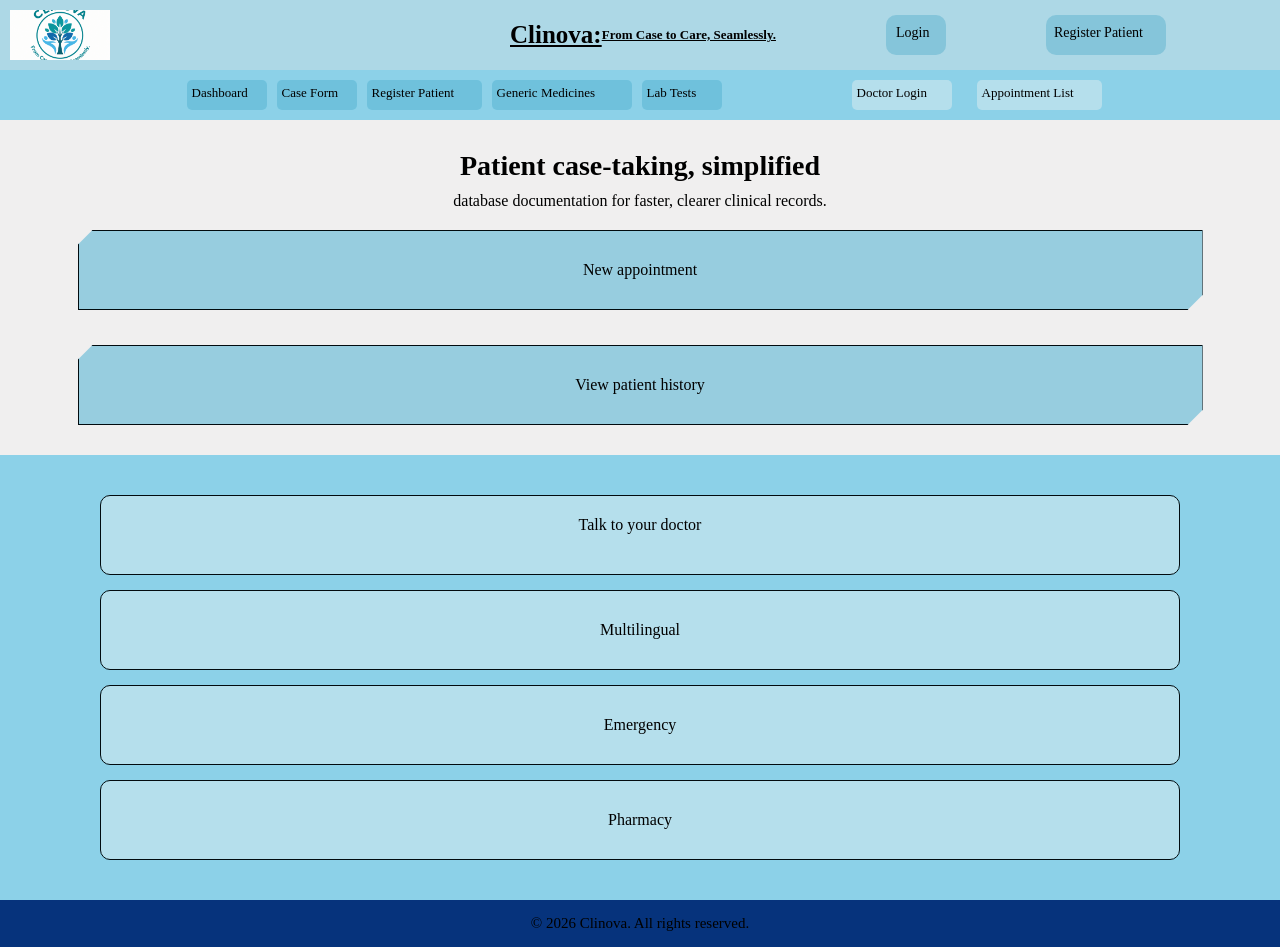
<file: index.html>
<!DOCTYPE html>
<html lang="en">
<head>
    <meta charset="UTF-8">
    <meta name="viewport" content="width=device-width, initial-scale=1.0">
    <title>Document</title>
    
    <link rel="stylesheet" href="style.css">
</head>
<body>
    <div class="navbar"> 
        <div id="logo"> </div>
        <div id="tagline"><h1>Clinova:</h1></div>
        <div id="tagline"><h2>From Case to Care, Seamlessly.</h2></div>
        <div id="login"><a href="login.html">Login</a></div>
        <div id="register"><a href="register_patient.html">Register Patient</a></div>
    </div>
    <div class="menu">
    
        <div id="dashboard"><a href="dashboard.html">Dashboard</a></div>
        <div id="case-form"><a href="case_form.html">Case Form</a></div>
        <div id="register-patient"><a href="register_patient.html">Register Patient</a></div>
        <div id="generic-med"><a href="generic.html">Generic Medicines</a></div>
        <div id="lab"><a href="lab.html">Lab Tests</a></div>
        <div id="drlogin"><a href="dr_login.html">Doctor Login</a></div>
        <div id="appointment"><a href="appointment.html">Appointment List</a></div>
    </div>
    <div class="content">
        <h1 id="cap">Patient case-taking, simplified</h1>
        <p id="subcap">
        database documentation for faster, clearer clinical records.</p>
        <div class="contentbox">
            <div id="box1"><a href="new_appointment.html">New appointment</a></div>
            <div id="box2"><a href="patient_history.html">View patient history</a></div>
        </div>
    </div>
    <div class="content-2">
        <div id="talk">
            <a href="talk_to_doctor.html">Talk to your doctor</a>
            </div>
            <div id="multilingual">
                <a href="language.html">Multilingual</a>
            </div>
            <div id="emergency">
                <a href="emergency.html">Emergency</a>
            </div>
            <div id =pharmacy>
                <a href="pharmacy.html">Pharmacy</a>
        </div>
    </div>
    <div class="footer">
        <p>© 2026 Clinova. All rights reserved.</p>
    </div>
</body>
</html>
</file>
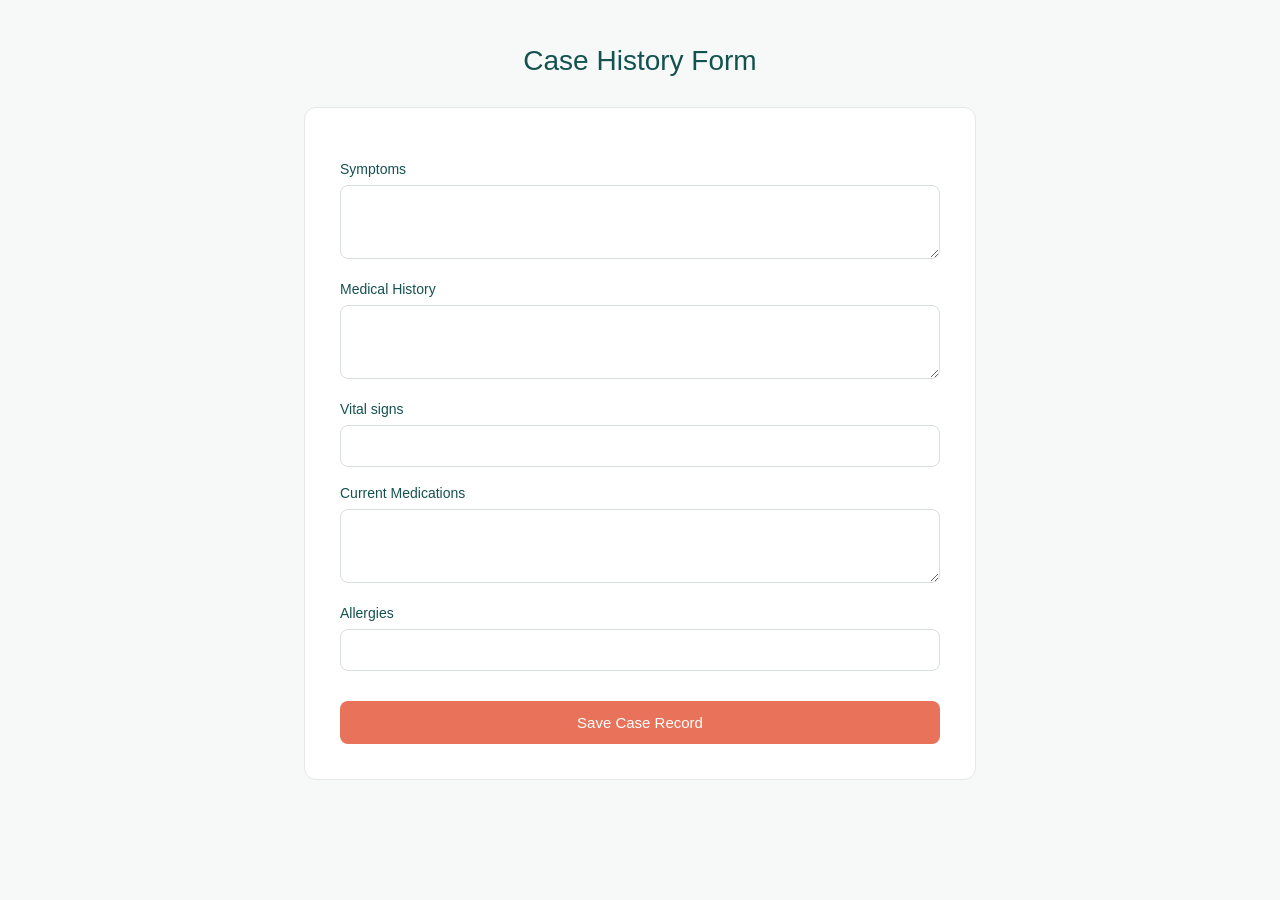
<file: case_form.html>
<!DOCTYPE html>
<html>
    <head>
        <title>Case History Form</title>
        <link rel="stylesheet" href="caseform.css">
    </head>
    <body>
        <h2>Case History Form</h2>
        <form method="POST">
            <label>Symptoms</label>
            <textarea name="symptoms" rows="3"></textarea>

            <label>Medical History</label>
            <textarea name="medical_history" rows="3"></textarea>
            <label>Vital signs</label>
            <input type="text" name="vitals">
            <label>Current Medications</label>
            <textarea name="medications" rows="3"></textarea>
            <label>Allergies</label>
            <input type="text" name="allergies">
            <button type="submit">Save Case Record</button>
        </form>
    </body>
</html>
</file>
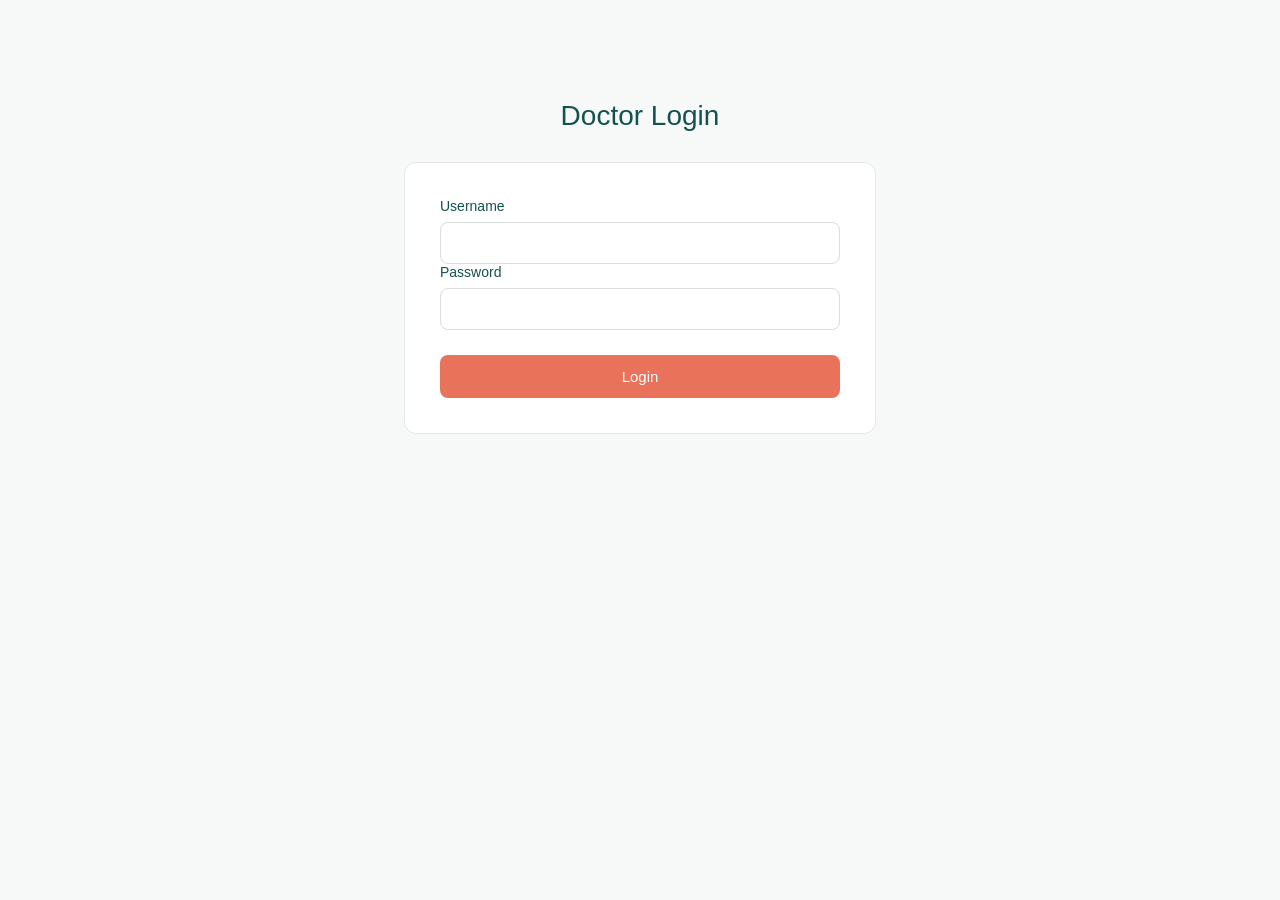
<file: dr_login.html>
<!DOCTYPE html>
<html lang="en">
<head>
    <meta charset="UTF-8">
    <meta name="viewport" content="width=device-width, initial-scale=1.0">
    <title>Document</title>
    <link rel="stylesheet" href="dr_login.css">
</head>
<body>
        <h2>Doctor Login</h2>
        <form method="POST">
            <label>Username</label>
            <input type="text" name="username">
            <label>Password</label>
            <input type="password" name="password">

            <button type="submit">Login</button>
        </form>
    </body>
</html>
</file>
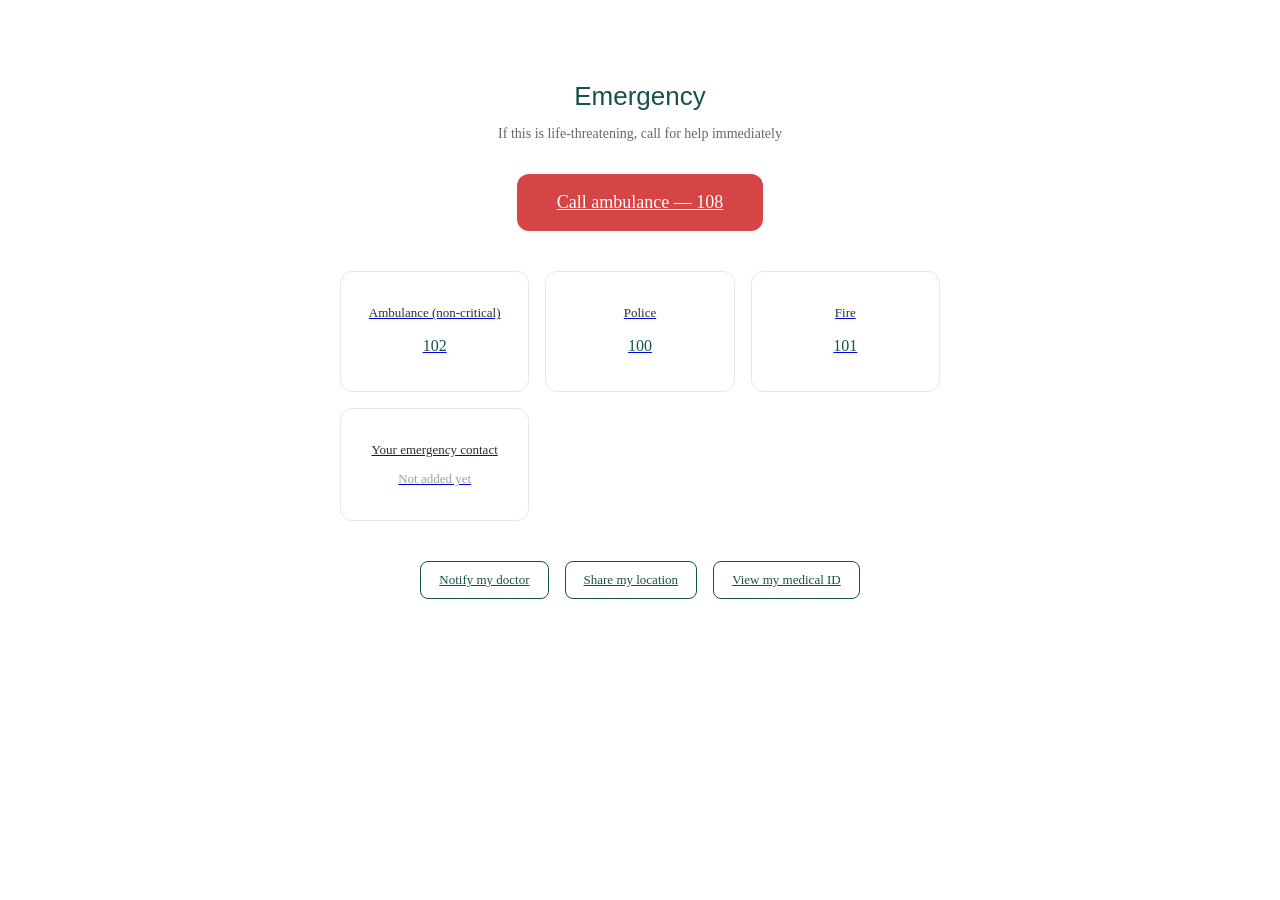
<file: emergency.html>
<!DOCTYPE html>
<html lang="en">
<head>
    <meta charset="UTF-8">
    <meta name="viewport" content="width=device-width, initial-scale=1.0">
    <title>Document</title>
    <link rel="stylesheet" href="emergency.css">
</head>
<body>
    <div class="emergency-section">
        <h1 id="emergency-title">Emergency</h1>
        <p id="emergency-subtitle">If this is life-threatening, call for help immediately</p>

        <a href="tel:108" class="call-btn">Call ambulance — 108</a>

        <div class="emergency-grid">
            <a href="tel:102" class="emergency-card">
                <h3>Ambulance (non-critical)</h3>
                <p>102</p>
            </a>
            <a href="tel:100" class="emergency-card">
                <h3>Police</h3>
                <p>100</p>
            </a>
            <a href="tel:101" class="emergency-card">
                <h3>Fire</h3>
                <p>101</p>
            </a>
            <a href="#" class="emergency-card">
                <h3>Your emergency contact</h3>
                <p id="contact-placeholder">Not added yet</p>
            </a>
        </div>

        <div class="quick-actions">
            <a href="#" class="quick-action">Notify my doctor</a>
            <a href="#" class="quick-action">Share my location</a>
            <a href="#" class="quick-action">View my medical ID</a>
        </div>
    </div>
</body>
</html>
</file>
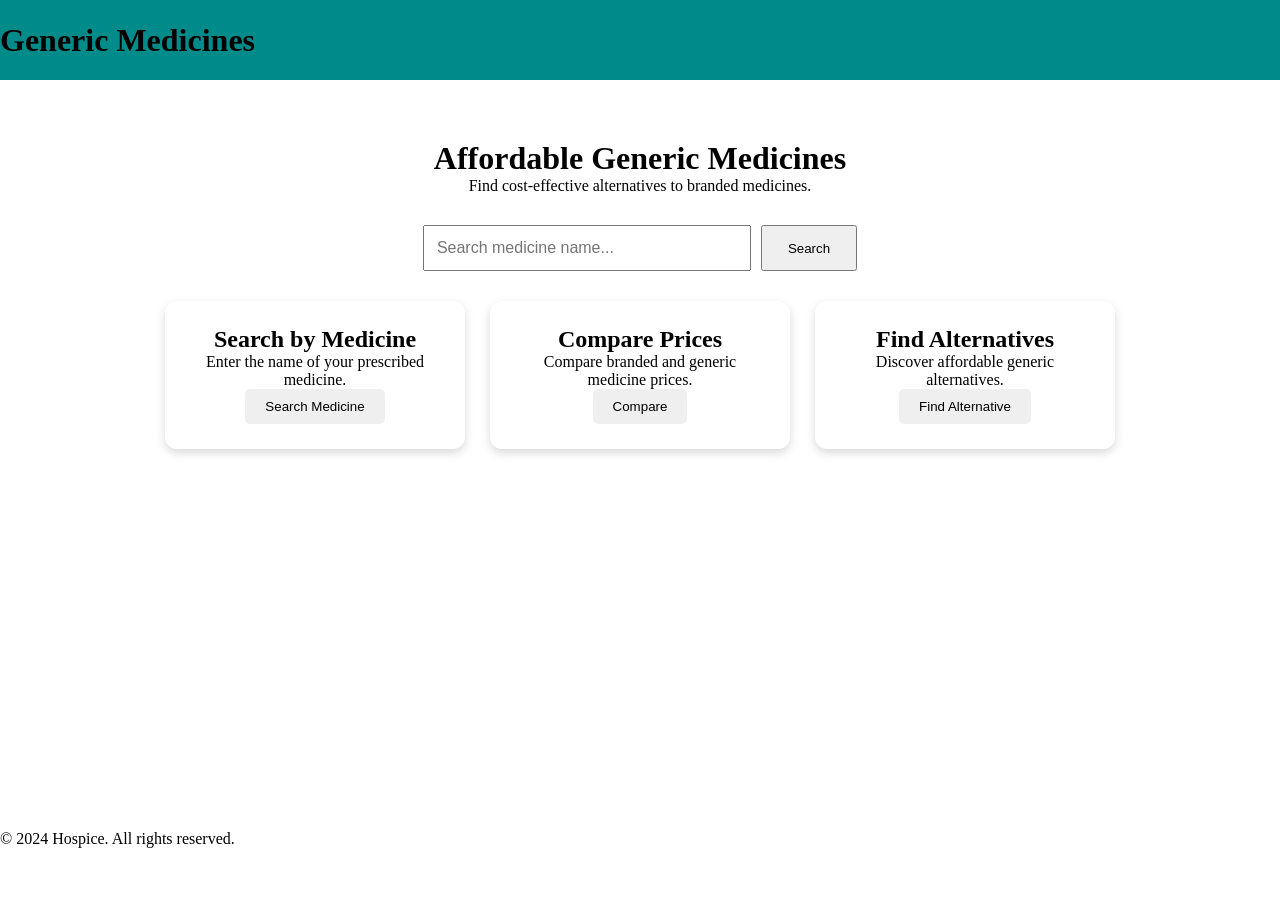
<file: generic.html>
<!DOCTYPE html>
<html lang="en">

<head>

    <meta charset="UTF-8">
    <meta name="viewport" content="width=device-width, initial-scale=1.0">

    <title>Generic Medicine</title>

    <link rel="stylesheet" href="gen.css">

</head>

<body>


    <div class="navbar">

        <div id="logo"></div>

        <div id="tagline">
            <h1>Generic Medicines</h1>
        </div>

    </div>


    <div class="generic-container">

        <h1>Affordable Generic Medicines</h1>

        <p>
            Find cost-effective alternatives to branded medicines.
        </p>


        <div class="medicine-search">

            <input
                type="text"
                placeholder="Search medicine name..."
            >

            <button>Search</button>

        </div>


        <div class="medicine-list">


            <div class="medicine-card">

                <h2>Search by Medicine</h2>

                <p>
                    Enter the name of your prescribed medicine.
                </p>

                <button>Search Medicine</button>

            </div>


            <div class="medicine-card">

                <h2>Compare Prices</h2>

                <p>
                    Compare branded and generic medicine prices.
                </p>

                <button>Compare</button>

            </div>


            <div class="medicine-card">

                <h2>Find Alternatives</h2>

                <p>
                    Discover affordable generic alternatives.
                </p>

                <button>Find Alternative</button>

            </div>


        </div>

    </div>


    <div class="footer">

        <p>© 2024 Hospice. All rights reserved.</p>

    </div>


</body>

</html>
</file>
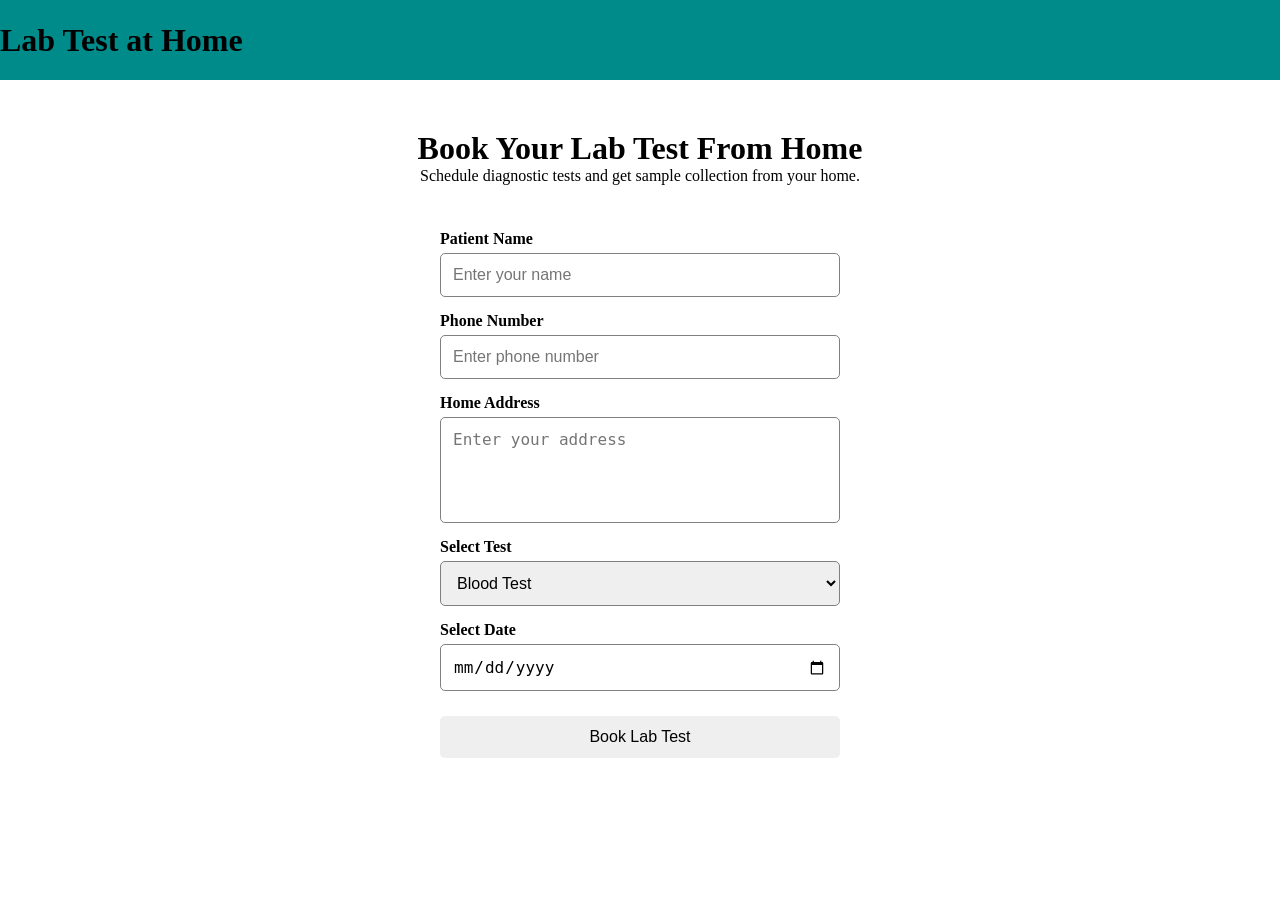
<file: lab.html>
<!DOCTYPE html>
<html lang="en">

<head>

    <meta charset="UTF-8">
    <meta name="viewport" content="width=device-width, initial-scale=1.0">

    <title>Lab Test at Home</title>

    <link rel="stylesheet" href="lab.css">

</head>


<body>


    <div class="navbar">

        <div id="logo"></div>

        <div id="tagline">
            <h1>Lab Test at Home</h1>
        </div>

    </div>



    <div class="lab-container">


        <h1>Book Your Lab Test From Home</h1>

        <p>
            Schedule diagnostic tests and get sample collection from your home.
        </p>



        <div class="lab-form">


            <label>Patient Name</label>

            <input
                type="text"
                placeholder="Enter your name"
            >



            <label>Phone Number</label>

            <input
                type="tel"
                placeholder="Enter phone number"
            >



            <label>Home Address</label>

            <textarea
                placeholder="Enter your address"
            ></textarea>



            <label>Select Test</label>

            <select>

                <option>Blood Test</option>
                <option>Diabetes Test</option>
                <option>Thyroid Test</option>
                <option>Full Body Checkup</option>
                <option>Vitamin Test</option>

            </select>



            <label>Select Date</label>

            <input type="date">


            <button>Book Lab Test</button>


        </div>


    </div>



</body>

</html>
</file>
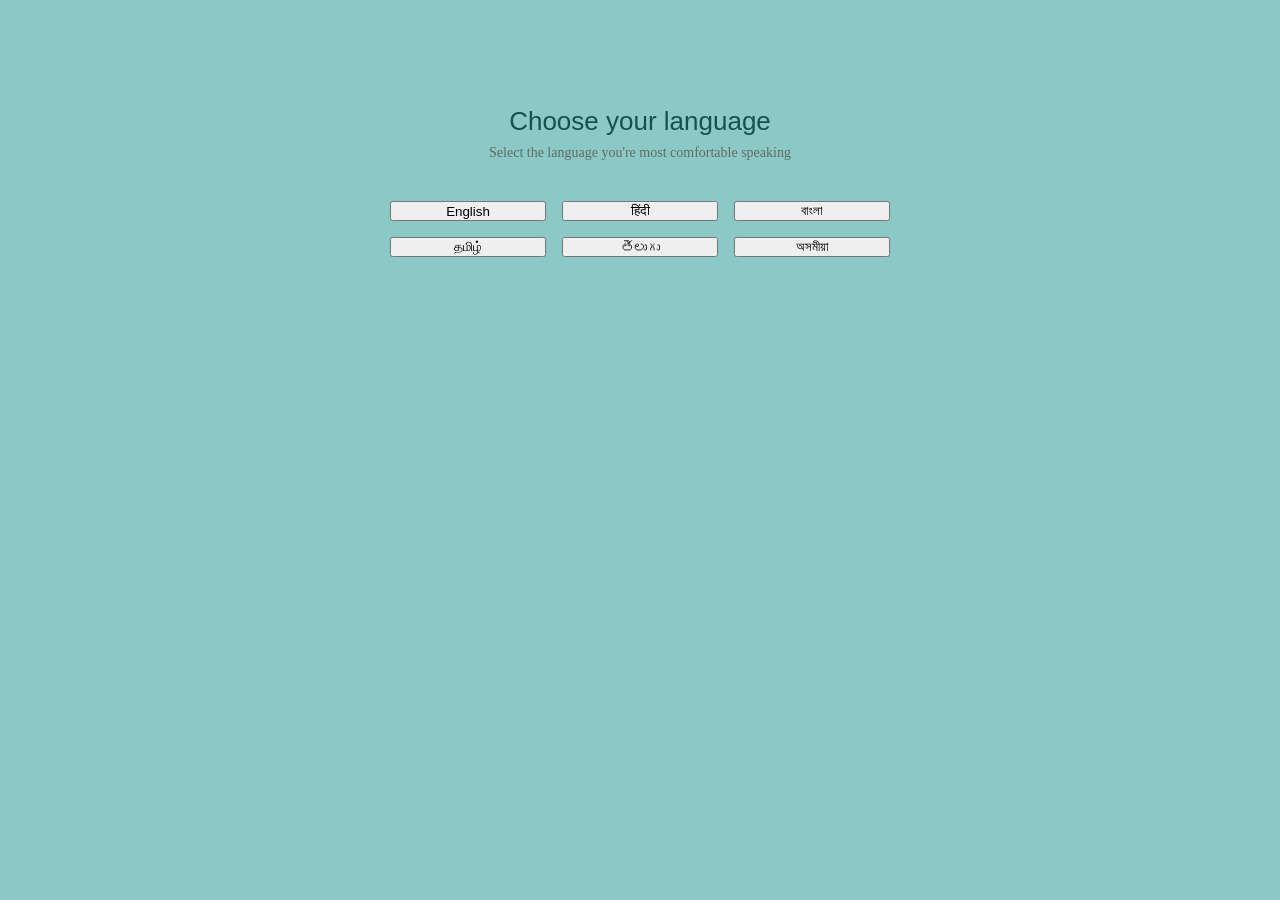
<file: language.html>
<html lang="en"><head>
    <meta charset="UTF-8">
    <meta name="viewport" content="width=device-width, initial-scale=1.0">
    <title>Choose your language</title>
    <link rel="stylesheet" href="lang.css">
</head>
<body>
<div class="language">
    <div class="language-section">
        <h1 id="language-title">Choose your language</h1>
        <p id="language-subtitle">Select the language you're most comfortable speaking</p>
        
        <div class="language-grid">
            <button class="lang-btn">English</button>
            <button class="lang-btn">हिंदी</button>
            <button class="lang-btn">বাংলা</button>
            <button class="lang-btn">தமிழ்</button>
            <button class="lang-btn">తెలుగు</button>
            <button class="lang-btn">অসমীয়া</button>
        </div>
    </div>
</div>



</body></html>
</file>
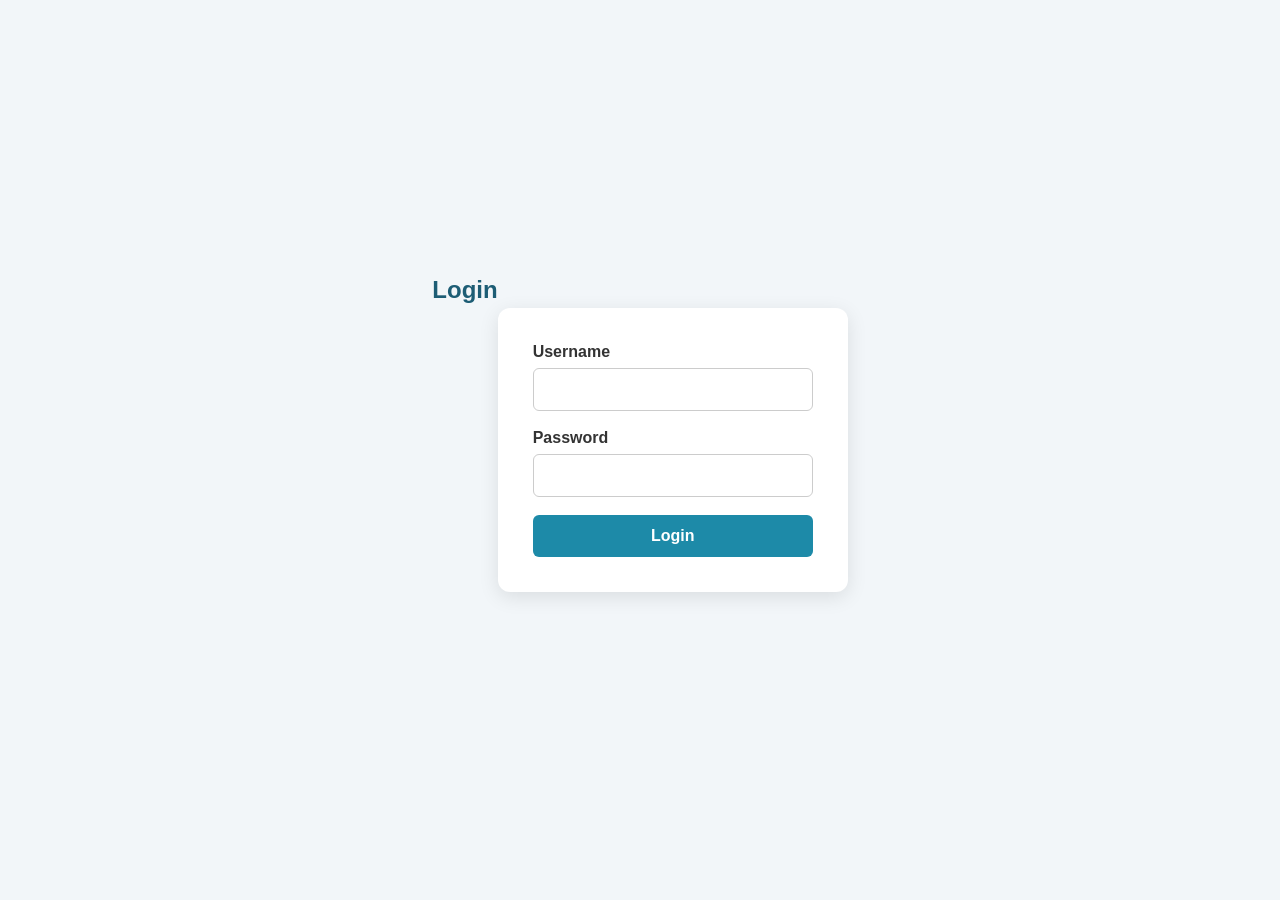
<file: login.html>
<!DOCTYPE html>
<html>
    <head>
        <title>Login</title>
        <link rel="stylesheet" href="login.css">
    </head>
    <body>
        <h2>Login</h2>
        <form method="POST">
            <label>Username</label>
            <input type="text" name="username">
            <label>Password</label>
            <input type="password" name="password">
            <button type="submit" >Login</button>
        </form>
    </body>
</html>
</file>
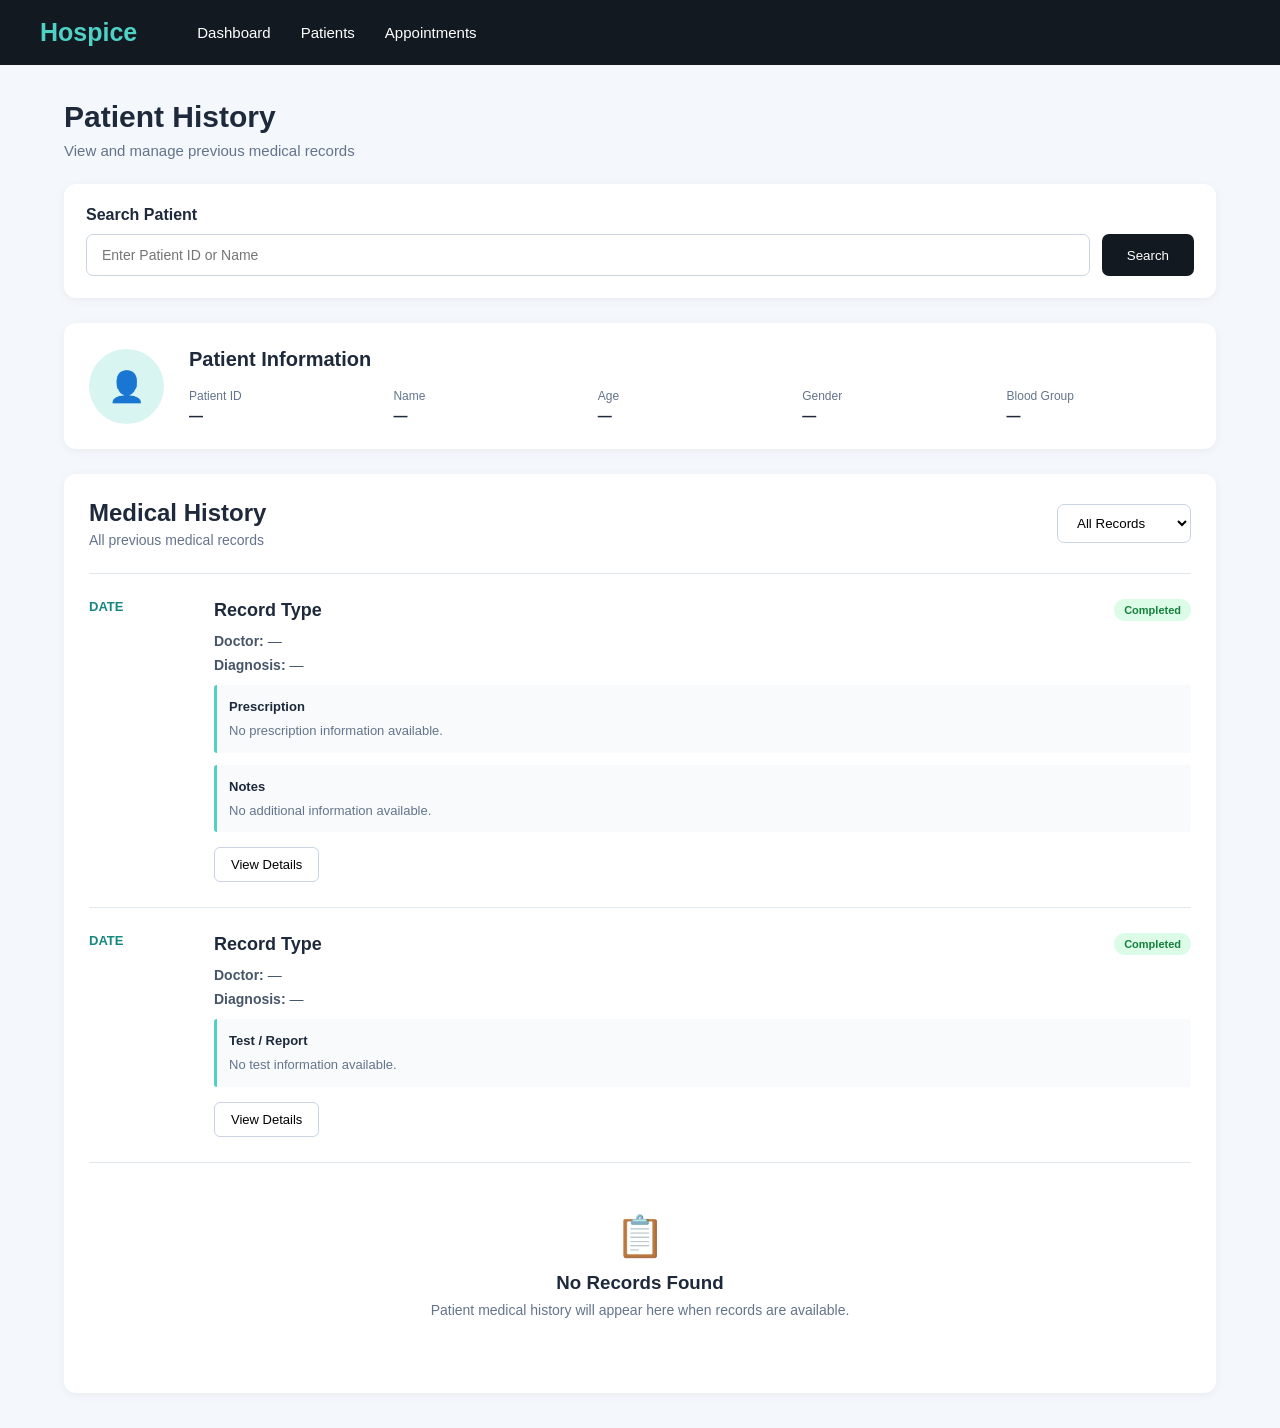
<file: patient_history.html>
<!DOCTYPE html>
<html lang="en">

<head>
    <meta charset="UTF-8">
    <meta name="viewport" content="width=device-width, initial-scale=1.0">

    <title>Patient History</title>

    <link rel="stylesheet" href="patihis.css">
</head>

<body>

    <!-- NAVBAR -->
    <nav class="navbar">

        <div class="logo">
            Hospice
        </div>

        <div class="nav-links">
            <a href="/">Dashboard</a>
            <a href="/patients">Patients</a>
            <a href="/appointments">Appointments</a>
        </div>

    </nav>


    <!-- MAIN CONTENT -->
    <main class="container">

        <!-- PAGE TITLE -->
        <div class="page-header">

            <div>
                <h1>Patient History</h1>
                <p>View and manage previous medical records</p>
            </div>

        </div>


        <!-- SEARCH PATIENT -->
        <section class="search-box">

            <label for="patient-search">
                Search Patient
            </label>

            <div class="search-row">

                <input
                    type="text"
                    id="patient-search"
                    placeholder="Enter Patient ID or Name"
                >

                <button type="button">
                    Search
                </button>

            </div>

        </section>


        <!-- PATIENT INFORMATION -->
        <section class="patient-info">

            <div class="patient-icon">
                👤
            </div>

            <div class="patient-details">

                <h2>Patient Information</h2>

                <div class="info-grid">

                    <div>
                        <span>Patient ID</span>
                        <strong>—</strong>
                    </div>

                    <div>
                        <span>Name</span>
                        <strong>—</strong>
                    </div>

                    <div>
                        <span>Age</span>
                        <strong>—</strong>
                    </div>

                    <div>
                        <span>Gender</span>
                        <strong>—</strong>
                    </div>

                    <div>
                        <span>Blood Group</span>
                        <strong>—</strong>
                    </div>

                </div>

            </div>

        </section>


        <!-- HISTORY -->
        <section class="history-container">

            <div class="history-header">

                <div>
                    <h2>Medical History</h2>
                    <p>All previous medical records</p>
                </div>

                <select>
                    <option>All Records</option>
                    <option>Appointments</option>
                    <option>Diagnosis</option>
                    <option>Lab Tests</option>
                    <option>Prescriptions</option>
                </select>

            </div>


            <!-- RECORD 1 -->
            <div class="history-record">

                <div class="record-date">
                    <span>DATE</span>
                </div>

                <div class="record-content">

                    <div class="record-heading">

                        <h3>Record Type</h3>

                        <span class="status">
                            Completed
                        </span>

                    </div>

                    <p>
                        <strong>Doctor:</strong>
                        —
                    </p>

                    <p>
                        <strong>Diagnosis:</strong>
                        —
                    </p>

                    <div class="record-box">

                        <strong>Prescription</strong>

                        <p>
                            No prescription information available.
                        </p>

                    </div>

                    <div class="record-box">

                        <strong>Notes</strong>

                        <p>
                            No additional information available.
                        </p>

                    </div>

                    <button class="view-btn">
                        View Details
                    </button>

                </div>

            </div>


            <!-- RECORD 2 -->
            <div class="history-record">

                <div class="record-date">
                    <span>DATE</span>
                </div>

                <div class="record-content">

                    <div class="record-heading">

                        <h3>Record Type</h3>

                        <span class="status">
                            Completed
                        </span>

                    </div>

                    <p>
                        <strong>Doctor:</strong>
                        —
                    </p>

                    <p>
                        <strong>Diagnosis:</strong>
                        —
                    </p>

                    <div class="record-box">

                        <strong>Test / Report</strong>

                        <p>
                            No test information available.
                        </p>

                    </div>

                    <button class="view-btn">
                        View Details
                    </button>

                </div>

            </div>


            <!-- EMPTY STATE -->
            <div class="empty-history">

                <div class="empty-icon">
                    📋
                </div>

                <h3>No Records Found</h3>

                <p>
                    Patient medical history will appear here
                    when records are available.
                </p>

            </div>

        </section>

    </main>

</body>

</html>
</file>
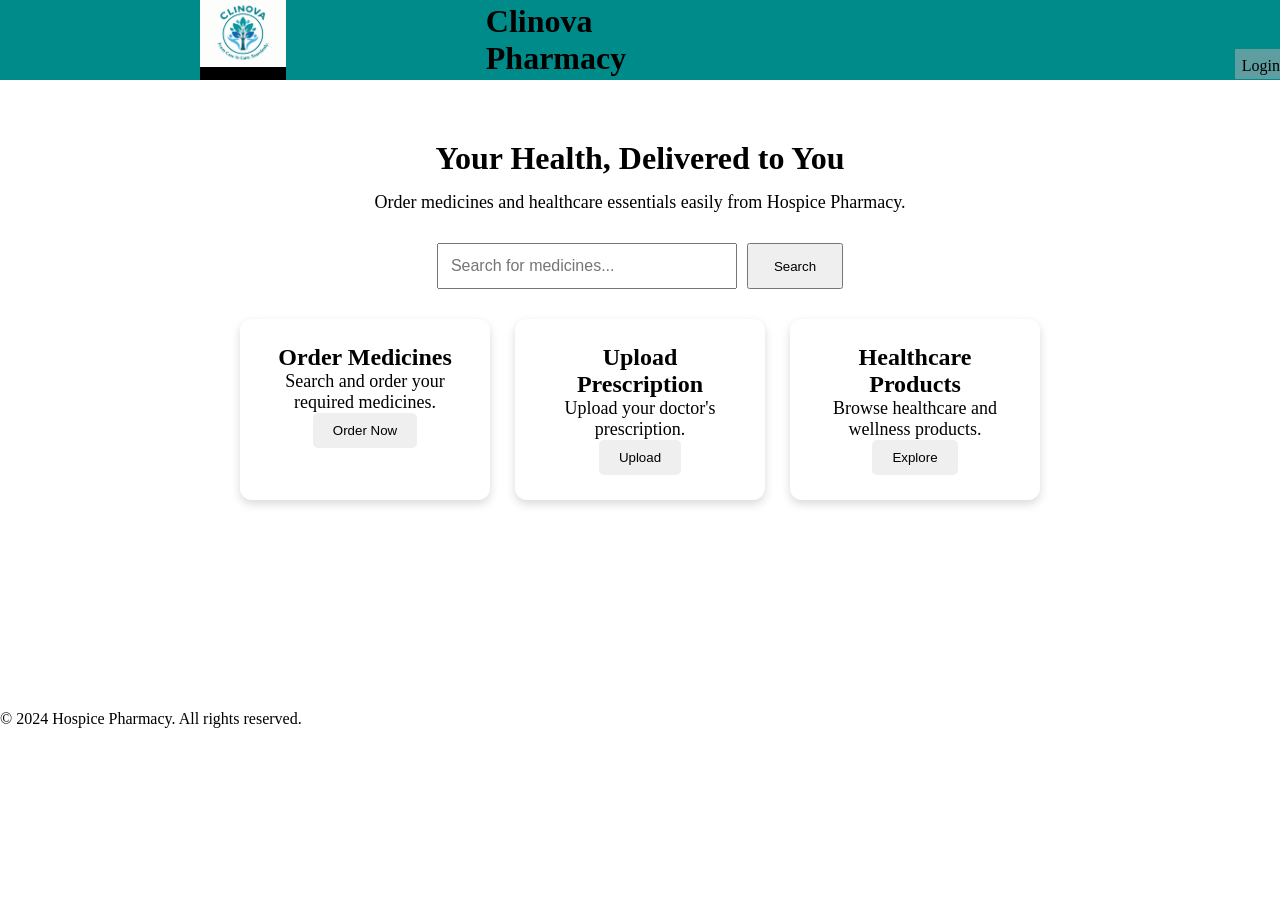
<file: pharmacy.html>
<!DOCTYPE html>
<html lang="en">

<head>

    <meta charset="UTF-8">
    <meta name="viewport" content="width=device-width, initial-scale=1.0">

    <title>Hospice Pharmacy</title>

    <link rel="stylesheet" href="pharmacy.css">

</head>

<body>

    <div class="navbar">

        <div id="logo"></div>

        <div id="tagline">
            <h1>Clinova Pharmacy</h1>
        </div>

        <div id="login">
            <a href="login.html">Login</a>
        </div>

    </div>


    <div class="pharmacy-container">

        <h1>Your Health, Delivered to You</h1>

        <p>
            Order medicines and healthcare essentials easily from Hospice Pharmacy.
        </p>


        <div class="pharmacy-search">

            <input
                type="text"
                placeholder="Search for medicines..."
            >

            <button>Search</button>

        </div>


        <div class="pharmacy-options">

            <div class="pharmacy-card">

                <h2>Order Medicines</h2>

                <p>
                    Search and order your required medicines.
                </p>

                <button>Order Now</button>

            </div>


            <div class="pharmacy-card">

                <h2>Upload Prescription</h2>

                <p>
                    Upload your doctor's prescription.
                </p>

                <button>Upload</button>

            </div>


            <div class="pharmacy-card">

                <h2>Healthcare Products</h2>

                <p>
                    Browse healthcare and wellness products.
                </p>

                <button>Explore</button>

            </div>

        </div>

    </div>


    <div class="footer">

        <p>© 2024 Hospice Pharmacy. All rights reserved.</p>

    </div>

</body>

</html>
</file>
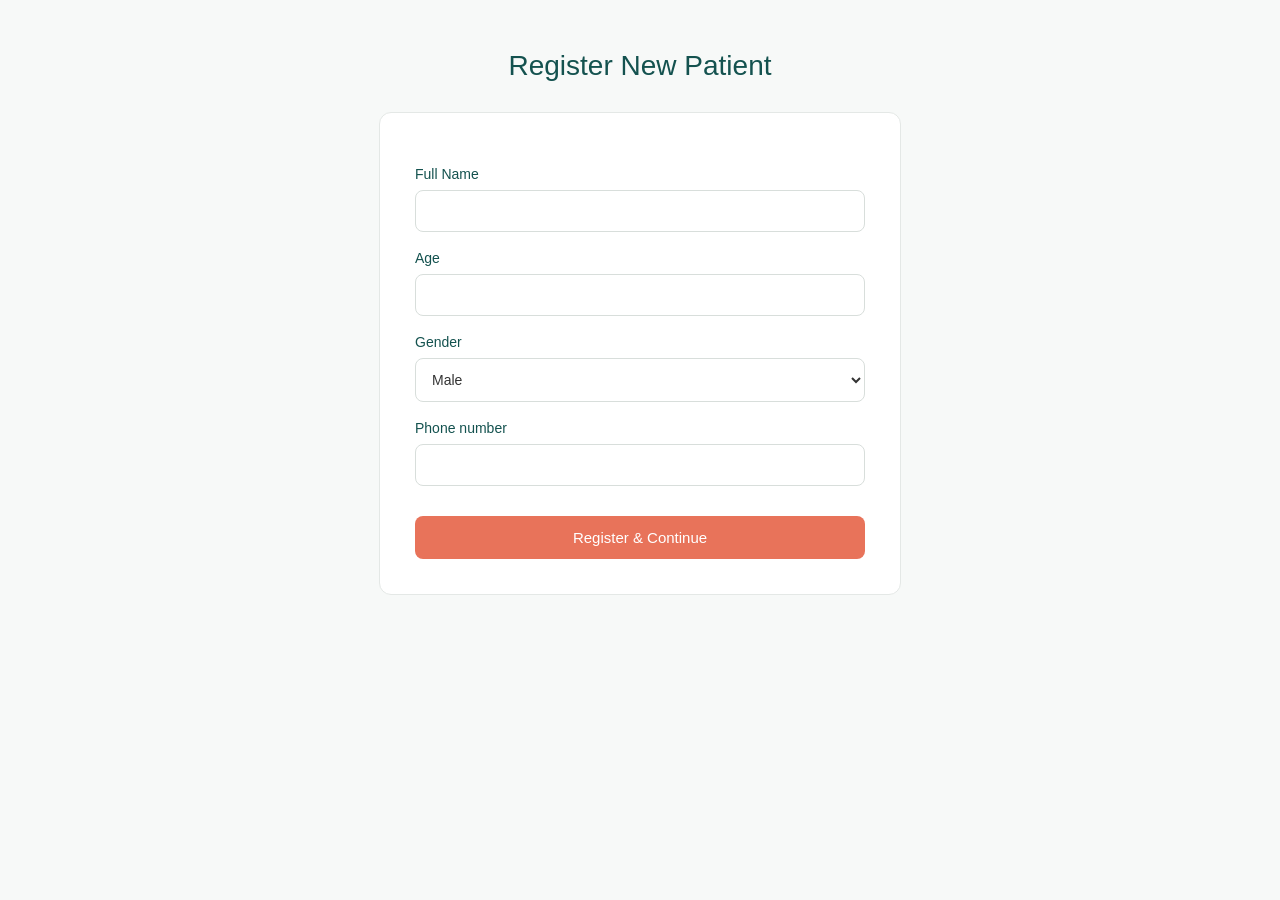
<file: register_patient.html>
<!DOCTYPE html>
<html>
    <head>
        <title>Register New Patient</title>
        <link rel="stylesheet" href="patireg.css">
    </head>
    <body>
        <h2>Register New Patient</h2>
        <form method="POST">
            <label>Full Name</label>
            <input type="text" name="name">
            <label>Age</label>
            <input type="number" name="age">
            <label>Gender</label>
            <select name="gender">
                <option>Male</option>
                <option>Female</option>
                <option>Others</option>
            </select>
            <label>Phone number</label>
            <input type="text" name="phone">
            <button type="submit">Register & Continue</button>
        </form>
    </body>
</html>
</file>
<file: style.css>
* {
    margin: 0;
    padding: 0;
    box-sizing: border-box;
    text-decoration: none;
    color: black;
}
.navbar {
    height: 80px;
    width: 100%;
    background-color: lightblue;
    padding: 5px 0px 8px 5px;
    display: flex;
    align-items: center;
    /* gap: 50px; */
}
#logo{
    height: 69px;
    width: 100px;
    margin-right: 400px;
    background-color: black;
    background-image: url(clinova.png);
    background-repeat: no-repeat;
    background-size: 100%;
    background-position: center;
}
#login{
    margin-left: 110px;
    background-color: rgba(78, 170, 201, 0.425);
    height: 40px;
    width: 60px;
    padding: 10px;
    border-radius: 10px;
}
#register{
    margin-left: 100px;
    background-color: rgba(78, 170, 201, 0.425);
    height: 40px;
    width: 120px;
    padding-left: 8px;
    padding-top:10px;
    border-radius: 10px;

}
#tagline{
    text-decoration: underline;
}
.menu {
    background-color: rgb(140, 209, 232);
    height: 50px;
    width: 100%;
    display: flex;
    align-items: center;
    gap: 80px;
}
#dashboard{
    margin-left: 8px;
    background-color: rgba(93, 184, 214, 0.6);
    height:30px;
    width:80px;
    border-radius: 5px;
    padding:5px
}
#case-form{
    /* margin-left: 15px; */
    background-color: rgba(93, 184, 214, 0.6);
    height:30px;
    width:80px;
    border-radius: 5px;
    padding:5px
}
#register-patient{
    /* margin-left: 15px; */
    background-color: rgba(93, 184, 214, 0.6);
    height:30px;
    width:115px;
    border-radius: 5px;
    padding:5px
}
#generic-med{
    /* margin-left: 15px; */
    background-color: rgba(93, 184, 214, 0.6);
    height:30px;
    width:140px;
    border-radius: 5px;
    padding:5px
}
#lab{
    /* margin-left: 15px; */
    background-color: rgba(93, 184, 214, 0.6);
    height:30px;
    width:80px;
    border-radius: 5px;
    padding:5px
}
#drlogin{
    margin-left: 120px;
    background-color: rgba(236, 240, 241, 0.425);
    height:30px;
    width:100px;
    border-radius: 5px;
    padding:5px
}
#appointment{
    margin-left: 15px;
    background-color: rgba(236, 240, 241, 0.425);
    height:30px;
    width:125px;
    border-radius: 5px;
    padding:5px
}
.content {
    text-align: center;
    padding: 40px;
    /* gap: 40px; */
    height: auto;
    width:100%;
    background-color:rgba(223, 222, 222, 0.484)
}
#cap{
    padding-bottom:10px;
}
.contentbox{
    display: flex;
    flex-direction: column;
    justify-content: center;
    align-items: center;
    /* gap: 60px; */
}
#box1{
    height: 80px;
    /* align-items:center; */
    /* margin-inline-start:250px ; */
    width: 500px;
    background-color: rgba(93, 184, 214, 0.6);
    /* border-radius: 10px; */
    border-radius: 0;
    clip-path: polygon(
        15px 0, 100% 0, 100% calc(100% - 15px),
        calc(100% - 15px) 100%, 0 100%, 0 15px
    );
    border: 1px solid rgb(1, 11, 15);
    align-content: center;
    margin-top: 20px;
}
#box2{
    height: 80px;
    width: 500px;
    /* margin-inline-start:250px ; */

    background-color: rgba(93, 184, 214, 0.6);
    /* border-radius: 10px; */
    border-radius: 0;
    clip-path: polygon(
        15px 0, 100% 0, 100% calc(100% - 15px),
        calc(100% - 15px) 100%, 0 100%, 0 15px
    );
    border: 1px solid rgb(1, 11, 15);
    align-content: center;
    margin-top: 20px;
}
.content-2{
    text-align: center;
    padding: 40px;
    display: flex;
    justify-content:space-evenly;
    /* gap: 40px; */
    /* gap: 60px; */
    height: 200px;
    width:100%;
    background-color: rgb(140, 209, 232);
}
#talk{
    height: 80px;
    width: 120px;
    padding: 20px;
    border-radius: 10px;
    background-color: rgba(236, 240, 241, 0.425);
    border: 1px solid rgb(1, 11, 15);
}
#multilingual{
    height: 80px;
    width: 120px;
    padding: 30px 10px;
    border-radius: 10px;
    background-color: rgba(236, 240, 241, 0.425);
    border: 1px solid rgb(1, 11, 15);
}
#emergency{
    height: 80px;
    width: 120px;
    padding: 30px 10px;
    border-radius: 10px;
    background-color: rgba(236, 240, 241, 0.425);
    border: 1px solid rgb(1, 11, 15);
}
#pharmacy{
    height: 80px;
    width: 120px;
    padding: 30px 10px;
    border-radius: 10px;
    background-color: rgba(236, 240, 241, 0.425);
    border: 1px solid rgb(1, 11, 15);
}
.footer{
    display: flex;
    justify-content: center;
    height: 50px;
    width: 100%;
    background-color:rgb(6, 51, 124);
    padding: 20px;
    font-size: 15px;
}
@media (max-width: 600px) {

    /* NAVBAR */
    .navbar {
        flex-wrap: wrap;
        height: auto;
        padding: 10px;
    }

    #logo {
        width: 100px;
        height: 50px;
        background-color: black;
        background-size: cover;
    }

    #tagline h1 {
        font-size: 25px;
    }

    #tagline h2 {
        font-size: 13px;
    }


    /* LOGIN AND REGISTER */
    #login,
    #register {
        font-size: 14px;
    }


    /* MENU */
    .menu {
        flex-wrap: wrap;
        justify-content: center;
        height: auto;
        padding: 10px;
        gap: 10px;
    }

    .menu div {
        font-size: 13px;
        
    }


    /* MAIN CONTENT */
    .content {
        padding: 30px 15px;
        text-align: center;
    }

    #cap {
        font-size: 28px;
    }

    #subcap {
        font-size: 16px;
    }


    /* BUTTON BOXES */
    .contentbox {
        flex-direction: column;
        align-items: center;
        gap: 15px;
    }

    #box1,
    #box2 {
        width: 90%;
        text-align: center;
    }


    /* SECOND CONTENT SECTION */
    .content-2 {
        flex-direction: column;
        align-items: center;
        gap: 15px;
        height:auto;
    }

    #talk,
    #multilingual,
    #emergency,
    #pharmacy {
        width: 90%;
        text-align: center;
    }


    /* FOOTER */
    .footer {
        text-align: center;
        padding: 15px;
        height:auto;
    }
}
@media (max-width: 800px) {

    /* NAVBAR */
    .navbar {
        flex-wrap: wrap;
        height: auto;
        padding: 10px;
    }

    #logo {
        width: 100px;
        height: 50px;
        background-color: black;
        background-size: cover;
    }

    #tagline h1 {
        font-size: 25px;
    }

    #tagline h2 {
        font-size: 13px;
    }


    /* LOGIN AND REGISTER */
    #login,
    #register {
        font-size: 14px;
    }


    /* MENU */
    .menu {
        flex-wrap: wrap;
        justify-content: center;
        height: auto;
        padding: 10px;
        gap: 10px;
    }

    .menu div {
        font-size: 13px;
        
    }


    /* MAIN CONTENT */
    .content {
        padding: 30px 15px;
        text-align: center;
    }

    #cap {
        font-size: 28px;
    }

    #subcap {
        font-size: 16px;
    }


    /* BUTTON BOXES */
    .contentbox {
        flex-direction: column;
        align-items: center;
        gap: 15px;
    }

    #box1,
    #box2 {
        width: 90%;
        text-align: center;
    }


    /* SECOND CONTENT SECTION */
    .content-2 {
        flex-direction: column;
        align-items: center;
        gap: 15px;
        height:auto;
    }

    #talk,
    #multilingual,
    #emergency,
    #pharmacy {
        width: 90%;
        text-align: center;
    }


    /* FOOTER */
    .footer {
        text-align: center;
        padding: 15px;
        height:auto;
    }
}
@media (max-width: 1000px) {

    /* NAVBAR */
    .navbar {
        flex-wrap: wrap;
        height: auto;
        padding: 10px;
    }

    #logo {
        width: 100px;
        height: 50px;
        background-color: black;
        background-size: cover;
    }

    #tagline h1 {
        font-size: 25px;
    }

    #tagline h2 {
        font-size: 13px;
    }


    /* LOGIN AND REGISTER */
    #login,
    #register {
        font-size: 14px;
    }


    /* MENU */
    .menu {
        flex-wrap: wrap;
        justify-content: center;
        height: auto;
        padding: 10px;
        gap: 10px;
    }

    .menu div {
        font-size: 13px;
        
    }


    /* MAIN CONTENT */
    .content {
        padding: 30px 15px;
        text-align: center;
    }

    #cap {
        font-size: 28px;
    }

    #subcap {
        font-size: 16px;
    }


    /* BUTTON BOXES */
    .contentbox {
        flex-direction: column;
        align-items: center;
        gap: 15px;
    }

    #box1,
    #box2 {
        width: 90%;
        text-align: center;
    }


    /* SECOND CONTENT SECTION */
    .content-2 {
        flex-direction: column;
        align-items: center;
        gap: 15px;
        height:auto;
    }

    #talk,
    #multilingual,
    #emergency,
    #pharmacy {
        width: 90%;
        text-align: center;
    }


    /* FOOTER */
    .footer {
        text-align: center;
        padding: 15px;
        height:auto;
    }
}
@media (max-width: 1300px) {

    /* NAVBAR */
    .navbar {
        flex-wrap: wrap;
        height: auto;
        padding: 10px;
    }

    #logo {
        width: 100px;
        height: 50px;
        background-color: black;
        background-size: cover;
    }

    #tagline h1 {
        font-size: 25px;
    }

    #tagline h2 {
        font-size: 13px;
    }


    /* LOGIN AND REGISTER */
    #login,
    #register {
        font-size: 14px;
    }


    /* MENU */
    .menu {
        flex-wrap: wrap;
        justify-content: center;
        height: auto;
        padding: 10px;
        gap: 10px;
    }

    .menu div {
        font-size: 13px;
        
    }


    /* MAIN CONTENT */
    .content {
        padding: 30px 15px;
        text-align: center;
    }

    #cap {
        font-size: 28px;
    }

    #subcap {
        font-size: 16px;
    }


    /* BUTTON BOXES */
    .contentbox {
        flex-direction: column;
        align-items: center;
        gap: 15px;
    }

    #box1,
    #box2 {
        width: 90%;
        text-align: center;
    }


    /* SECOND CONTENT SECTION */
    .content-2 {
        flex-direction: column;
        align-items: center;
        gap: 15px;
        height:auto;
    }

    #talk,
    #multilingual,
    #emergency,
    #pharmacy {
        width: 90%;
        text-align: center;
    }


    /* FOOTER */
    .footer {
        text-align: center;
        padding: 15px;
        height:auto;
    }
}
</file>
<file: caseform.css>
body {
    margin: 0;
    font-family: 'Poppins', sans-serif;
    background-color: #F7F9F8;
}


/* Page Heading */
h2 {
    text-align: center;
    color: #14524F;
    font-size: 28px;
    font-weight: 500;
    margin-top: 45px;
    margin-bottom: 30px;
}


/* Form Card */
form {
    max-width: 600px;
    margin: 0 auto 50px auto;
    background-color: #FFFFFF;
    padding: 35px;
    border: 1px solid #E4E8E6;
    border-radius: 12px;
}


/* Labels */
label {
    display: block;
    font-size: 14px;
    font-weight: 500;
    color: #14524F;
    margin-top: 18px;
    margin-bottom: 8px;
}


/* Input Fields and Textareas */
input,
textarea {
    width: 100%;
    box-sizing: border-box;
    padding: 12px;
    border: 1px solid #D8DEDB;
    border-radius: 8px;
    font-size: 14px;
    font-family: 'Poppins', sans-serif;
    color: #333;
    background-color: #FFFFFF;
}


/* Textarea resize control */
textarea {
    resize: vertical;
}


/* Focus Effect */
input:focus,
textarea:focus {
    outline: none;
    border-color: #14524F;
}


/* Save Button */
button {
    width: 100%;
    margin-top: 30px;
    padding: 13px;
    border: none;
    border-radius: 8px;
    background-color: #E8735A;
    color: white;
    font-size: 15px;
    font-family: 'Poppins', sans-serif;
    cursor: pointer;
}


/* Hover Effect */
button:hover {
    background-color: #D4623F;
}
</file>
<file: dr_login.css>
body {
    margin: 0;
    font-family: 'Poppins', sans-serif;
    background-color: #F7F9F8;
}


/* Login Heading */
h2 {
    text-align: center;
    color: #14524F;
    font-size: 28px;
    font-weight: 500;
    margin-top: 100px;
    margin-bottom: 30px;
}


/* Login Card */
form {
    max-width: 400px;
    margin: 0 auto;
    background-color: #FFFFFF;
    padding: 35px;
    border: 1px solid #E4E8E6;
    border-radius: 12px;
}


/* Label */
label {
    display: block;
    font-size: 14px;
    font-weight: 500;
    color: #14524F;
    margin-bottom: 8px;
}


/* Username Input */
input {
    width: 100%;
    box-sizing: border-box;
    padding: 12px;
    border: 1px solid #D8DEDB;
    border-radius: 8px;
    font-size: 14px;
    font-family: 'Poppins', sans-serif;
}


/* When Input is Selected */
input:focus {
    outline: none;
    border-color: #14524F;
}


/* Login Button */
button {
    width: 100%;
    margin-top: 25px;
    padding: 13px;
    border: none;
    border-radius: 8px;
    background-color: #E8735A;
    color: white;
    font-size: 15px;
    font-family: 'Poppins', sans-serif;
    cursor: pointer;
}


/* Hover Effect */
button:hover {
    background-color: #D4623F;
}
</file>
<file: emergency.css>
.emergency-section {
    text-align: center;
    padding: 56px 24px;
}

#emergency-title {
    font-family: 'Poppins', sans-serif;
    font-size: 26px;
    font-weight: 500;
    color: #14524F;
    margin-bottom: 8px;
}

#emergency-subtitle {
    font-size: 14px;
    color: #5F6B67;
    margin-bottom: 32px;
}

.call-btn {
    display: inline-block;
    background-color: #D64545;
    color: #FFFFFF;
    font-size: 18px;
    font-weight: 500;
    padding: 18px 40px;
    border-radius: 12px;
    margin-bottom: 40px;
}

.call-btn:hover {
    background-color: #b93a3a;
}

.emergency-grid {
    display: grid;
    grid-template-columns: repeat(auto-fit, minmax(160px, 1fr));
    gap: 16px;
    max-width: 600px;
    margin: 0 auto 40px;
}

.emergency-card {
    display: block;
    background-color: #FFFFFF;
    border: 1px solid #E4E8E6;
    border-radius: 12px;
    padding: 20px;
}

.emergency-card:hover {
    border-color: #14524F;
}

.emergency-card h3 {
    font-size: 13px;
    font-weight: 500;
    color: #26322F;
    margin-bottom: 6px;
}

.emergency-card p {
    font-size: 16px;
    font-weight: 500;
    color: #14524F;
}

#contact-placeholder {
    font-size: 13px;
    font-weight: 400;
    color: #9AA39F;
}

.quick-actions {
    display: flex;
    justify-content: center;
    gap: 16px;
    flex-wrap: wrap;
}

.quick-action {
    font-size: 13px;
    color: #14524F;
    border: 1px solid #14524F;
    padding: 10px 18px;
    border-radius: 8px;
}

.quick-action:hover {
    background-color: #14524F;
    color: #FFFFFF;
}
</file>
<file: gen.css>
*{
    margin:0px;
    padding:0px;
}
.navbar{
    background-color: darkcyan;
    height: 80px;
    width: 100%;
    align-content: center;
    font-size: 16px;
    font-family:'Times New Roman', Times, serif;
}
.generic-container {
    text-align: center;
    padding: 60px 10%;
    min-height: 70vh;
}


.medicine-search {
    margin: 30px auto;
    display: flex;
    justify-content: center;
    gap: 10px;
}


.medicine-search input {
    width: 300px;
    padding: 12px;
    font-size: 16px;
}


.medicine-search button {
    padding: 12px 25px;
    cursor: pointer;
}


.medicine-list {
    display: flex;
    justify-content: center;
    gap: 25px;
    flex-wrap: wrap;
}


.medicine-card {
    width: 250px;
    padding: 25px;
    border-radius: 12px;
    box-shadow: 0px 4px 10px rgba(0, 0, 0, 0.15);
}


.medicine-card button {
    padding: 10px 20px;
    border: none;
    border-radius: 5px;
    cursor: pointer;
}
</file>
<file: lab.css>
*{
    margin:0px;
    padding:0px;
}
.navbar{
    background-color: darkcyan;
    height: 80px;
    width: 100%;
    align-content: center;
    font-size: 16px;
    font-family:'Times New Roman', Times, serif;
}
.lab-container {
    text-align: center;
    padding: 50px 10%;
    min-height: 70vh;
}

.lab-form {
    width: 400px;
    margin: 30px auto;
    display: flex;
    flex-direction: column;
    text-align: left;
}


.lab-form label {
    margin-top: 15px;
    margin-bottom: 5px;
    font-weight: bold;
}


.lab-form input,
.lab-form textarea,
.lab-form select {
    padding: 12px;
    font-size: 16px;
    border: 1px solid gray;
    border-radius: 5px;
}


.lab-form textarea {
    height: 80px;
    resize: none;
}


.lab-form button {
    margin-top: 25px;
    padding: 12px;
    border: none;
    border-radius: 5px;
    cursor: pointer;
    font-size: 16px;
}
</file>
<file: lang.css>
*{
    margin: 0;
    padding: 0;
    box-sizing: border-box;
}
.language{
    background-color: #8cc9c6;
    height: 100vh;
    width: 100%;
    padding: 50px 0;

}
.language-grid {
    display: grid;
    grid-template-columns: repeat(auto-fit, minmax(120px, 1fr));
    gap: 16px;
    max-width: 500px;
    margin: 0 auto;
}
.language-section {
    text-align: center;
    padding: 56px 24px;
}

#language-title {
    font-family: 'Poppins', sans-serif;
    font-size: 26px;
    font-weight: 500;
    color: #14524F;
    margin-bottom: 8px;
}   

#language-subtitle {
    font-size: 14px;
    color: #5F6B67;
    margin-bottom: 40px;
}
</file>
<file: login.css>
* {
    margin: 0;
    padding: 0;
    box-sizing: border-box;
}

body {
    font-family: Arial, sans-serif;
    background-color: #f2f6f9;

    display: flex;
    justify-content: center;
    align-items: center;

    min-height: 100vh;
}

form {
    background-color: white;
    width: 350px;
    padding: 35px;

    border-radius: 12px;
    box-shadow: 0 5px 20px rgba(0, 0, 0, 0.1);

    display: flex;
    flex-direction: column;
}

h2 {
    /* text-align: top; */
    margin-bottom: 320px;
    color: #1d5d75;
}

label {
    margin-bottom: 7px;
    color: #333;
    font-weight: bold;
}

input {
    padding: 12px;
    margin-bottom: 18px;

    border: 1px solid #ccc;
    border-radius: 6px;

    font-size: 15px;
    outline: none;
}

input:focus {
    border-color: #1d8aa8;
}

button {
    padding: 12px;

    background-color: #1d8aa8;
    color: white;

    border: none;
    border-radius: 6px;

    font-size: 16px;
    font-weight: bold;

    cursor: pointer;
}

button:hover {
    background-color: #156b83;
}
</file>
<file: patihis.css>
* {
    margin: 0;
    padding: 0;
    box-sizing: border-box;
}


body {
    font-family: Arial, sans-serif;

    background-color: #f4f7fb;

    color: #1e293b;
}


.navbar {
    height: 65px;

    background-color: #131921;

    display: flex;
    align-items: center;

    padding: 0 40px;

    gap: 60px;
}


.logo {
    color: #4fd1c5;

    font-size: 25px;

    font-weight: bold;
}


.nav-links {
    display: flex;

    gap: 30px;
}


.nav-links a {
    color: white;

    text-decoration: none;

    font-size: 15px;
}


.nav-links a:hover {
    color: #4fd1c5;
}

.container {
    width: 90%;

    max-width: 1200px;

    margin: 35px auto;
}


.page-header {
    margin-bottom: 25px;
}


.page-header h1 {
    font-size: 30px;

    margin-bottom: 8px;
}


.page-header p {
    color: #64748b;

    font-size: 15px;
}


/* =========================
   SEARCH BOX
========================= */

.search-box {
    background-color: white;

    padding: 22px;

    border-radius: 12px;

    margin-bottom: 25px;

    box-shadow: 0 2px 10px rgba(0, 0, 0, 0.05);
}


.search-box label {
    display: block;

    font-weight: bold;

    margin-bottom: 10px;
}


.search-row {
    display: flex;

    gap: 12px;
}


.search-row input {
    flex: 1;

    padding: 12px 15px;

    border: 1px solid #cbd5e1;

    border-radius: 7px;

    font-size: 14px;
}


.search-row input:focus {
    outline: none;

    border-color: #4fd1c5;
}


.search-row button {
    padding: 12px 25px;

    border: none;

    border-radius: 7px;

    background-color: #131921;

    color: white;

    cursor: pointer;
}


.search-row button:hover {
    background-color: #263545;
}

.patient-info {
    background-color: white;

    padding: 25px;

    border-radius: 12px;

    display: flex;

    align-items: center;

    gap: 25px;

    margin-bottom: 25px;

    box-shadow: 0 2px 10px rgba(0, 0, 0, 0.05);
}


.patient-icon {
    width: 75px;
    height: 75px;

    border-radius: 50%;

    background-color: #d9f5f1;

    display: flex;
    align-items: center;
    justify-content: center;

    font-size: 30px;
}


.patient-details {
    flex: 1;
}


.patient-details h2 {
    margin-bottom: 18px;

    font-size: 20px;
}


.info-grid {
    display: grid;

    grid-template-columns:
        repeat(5, 1fr);

    gap: 20px;
}


.info-grid div {
    display: flex;

    flex-direction: column;

    gap: 5px;
}


.info-grid span {
    color: #64748b;

    font-size: 12px;
}


.info-grid strong {
    font-size: 14px;
}

.history-container {
    background-color: white;

    padding: 25px;

    border-radius: 12px;

    box-shadow: 0 2px 10px rgba(0, 0, 0, 0.05);
}


.history-header {
    display: flex;

    justify-content: space-between;

    align-items: center;

    margin-bottom: 25px;
}


.history-header h2 {
    margin-bottom: 5px;
}


.history-header p {
    color: #64748b;

    font-size: 14px;
}


.history-header select {
    padding: 10px 15px;

    border: 1px solid #cbd5e1;

    border-radius: 7px;

    background-color: white;

    cursor: pointer;
}


.history-record {
    display: flex;

    gap: 25px;

    padding: 25px 0;

    border-top: 1px solid #e2e8f0;
}


.record-date {
    min-width: 100px;

    color: #16877d;

    font-size: 13px;

    font-weight: bold;
}


.record-content {
    flex: 1;
}


.record-heading {
    display: flex;

    justify-content: space-between;

    align-items: center;

    margin-bottom: 12px;
}


.record-heading h3 {
    font-size: 18px;
}


.status {
    background-color: #dcfce7;

    color: #15803d;

    padding: 5px 10px;

    border-radius: 20px;

    font-size: 11px;

    font-weight: bold;
}


.record-content > p {
    color: #475569;

    font-size: 14px;

    margin-bottom: 8px;
}


.record-box {
    background-color: #f8fafc;

    border-left: 3px solid #4fd1c5;

    padding: 12px;

    margin-top: 12px;

    border-radius: 3px;
}


.record-box strong {
    font-size: 13px;
}


.record-box p {
    color: #64748b;

    font-size: 13px;

    margin-top: 6px;

    line-height: 1.5;
}


.view-btn {
    margin-top: 15px;

    padding: 9px 16px;

    border: 1px solid #cbd5e1;

    border-radius: 6px;

    background-color: white;

    cursor: pointer;

    font-size: 13px;
}


.view-btn:hover {
    background-color: #f1f5f9;
}


.empty-history {
    border-top: 1px solid #e2e8f0;

    text-align: center;

    padding: 50px 20px;
}


.empty-icon {
    font-size: 40px;

    margin-bottom: 12px;
}


.empty-history h3 {
    margin-bottom: 8px;
}


.empty-history p {
    color: #64748b;

    font-size: 14px;
}



@media (max-width: 900px) {

    .info-grid {
        grid-template-columns:
            repeat(3, 1fr);
    }

}


@media (max-width: 650px) {

    .navbar {
        padding: 0 20px;
    }


    .nav-links {
        display: none;
    }


    .container {
        width: 94%;
    }


    .search-row {
        flex-direction: column;
    }


    .patient-info {
        flex-direction: column;

        align-items: flex-start;
    }


    .info-grid {
        grid-template-columns:
            repeat(2, 1fr);
    }


    .history-header {
        flex-direction: column;

        align-items: flex-start;

        gap: 15px;
    }


    .history-record {
        flex-direction: column;

        gap: 10px;
    }


    .record-heading {
        flex-direction: column;

        align-items: flex-start;

        gap: 10px;
    }

}


@media (max-width: 400px) {

    .info-grid {
        grid-template-columns: 1fr;
    }
}
</file>
<file: pharmacy.css>
* {
    text-decoration: none;
    margin: 0;
    padding: 0;
    box-sizing: border-box;
    color: black;
}
#pharmacy {
    padding: 20px;
    border-radius: 10px;
    cursor: pointer;
}
.navbar{
    background-color: darkcyan;
    height: 80px;
    width: 100%;
    display:flex;
    align-items: center;
    /* justify-content: space-evenly; */
}
#logo{
    height: 80px;
    width: 110px;
    background-color: black;
    background-image: url(clinova.png);
    background-repeat: no-repeat;
    background-size: 100%;
    margin: 0 200px ;
}
#login{
    background-color:cadetblue;
    height: 30px;
    width: 50px;
    align-content: center;
    padding: 3px 0px 0 7px;
    margin-top: 48px;

    margin-left: 550px;
}
#pharmacy a {
    text-decoration: none;
    color: inherit;
}


.pharmacy-container {
    text-align: center;
    padding: 60px 10%;
    min-height: 70vh;
}

.pharmacy-container h1 {
    margin-bottom: 15px;
}

.pharmacy-container p {
    font-size: 18px;
}


.pharmacy-search {
    margin: 30px auto;
    display: flex;
    justify-content: center;
    gap: 10px;
}

.pharmacy-search input {
    width: 300px;
    padding: 12px;
    font-size: 16px;
}

.pharmacy-search button {
    padding: 12px 25px;
    cursor: pointer;
}


.pharmacy-options {
    display: flex;
    justify-content: center;
    gap: 25px;
    flex-wrap: wrap;
}


.pharmacy-card {
    width: 250px;
    padding: 25px;
    border-radius: 12px;
    box-shadow: 0px 4px 10px rgba(0, 0, 0, 0.15);
}


.pharmacy-card button {
    padding: 10px 20px;
    border: none;
    cursor: pointer;
    border-radius: 5px;
}
</file>
<file: patireg.css>
body {
    margin: 0;
    font-family: 'Poppins', sans-serif;
    background-color: #F7F9F8;
}


/* Page Heading */
h2 {
    text-align: center;
    color: #14524F;
    font-size: 28px;
    font-weight: 500;
    margin-top: 50px;
    margin-bottom: 30px;
}


/* Form Container */
form {
    max-width: 450px;
    margin: 0 auto;
    background-color: #FFFFFF;
    padding: 35px;
    border: 1px solid #E4E8E6;
    border-radius: 12px;
}


/* Labels */
label {
    display: block;
    font-size: 14px;
    color: #14524F;
    margin-bottom: 8px;
    margin-top: 18px;
}


/* Inputs and Select */
input,
select {
    width: 100%;
    box-sizing: border-box;
    padding: 12px;
    border: 1px solid #D8DEDB;
    border-radius: 8px;
    font-size: 14px;
    color: #333;
    background-color: #FFFFFF;
}


/* When user clicks an input */
input:focus,
select:focus {
    outline: none;
    border-color: #14524F;
}


/* Register Button */
button {
    width: 100%;
    margin-top: 30px;
    padding: 13px;
    border: none;
    border-radius: 8px;
    background-color: #E8735A;
    color: white;
    font-size: 15px;
    font-family: 'Poppins', sans-serif;
    cursor: pointer;
}


button:hover {
    background-color: #D4623F;
}
</file>
